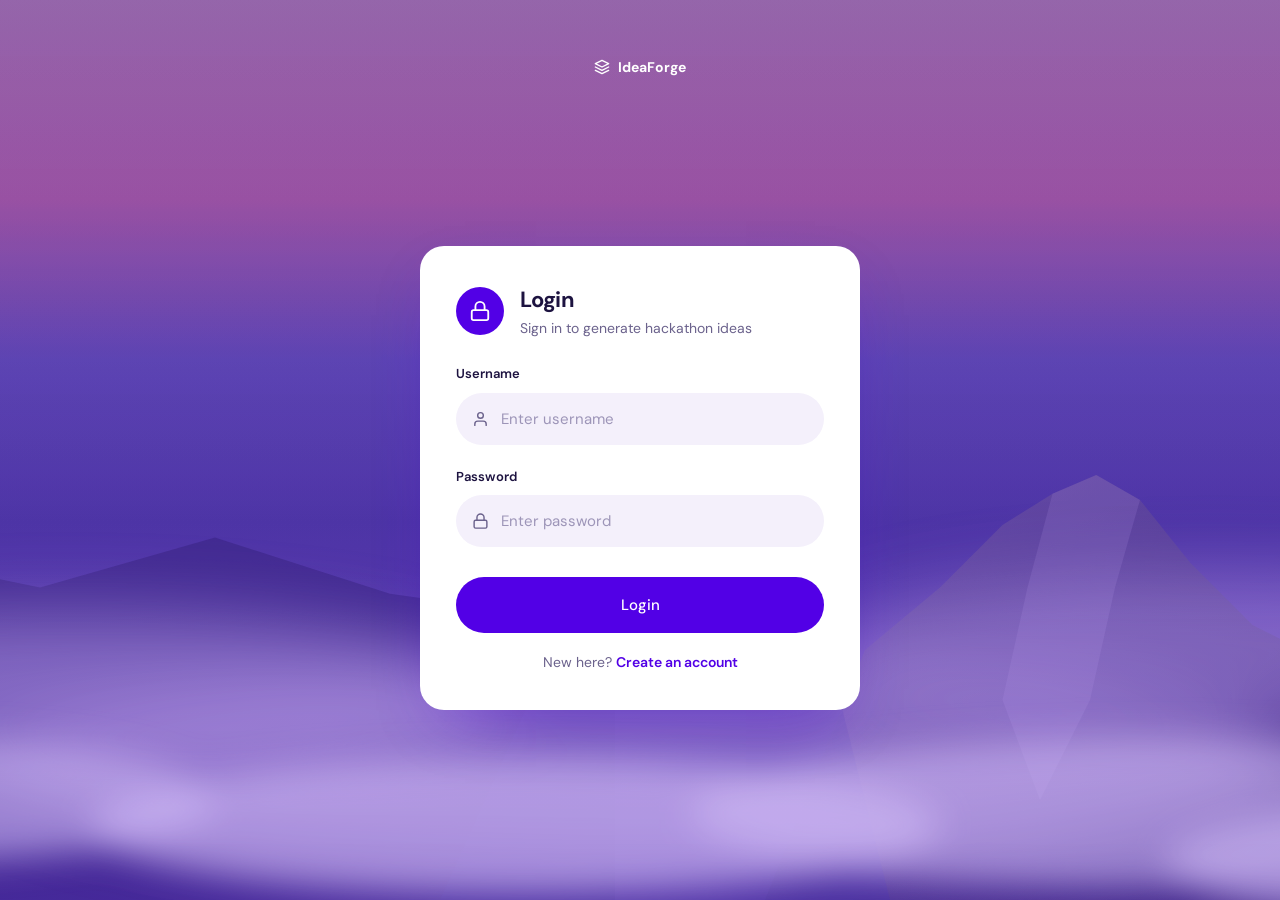
<file: sree-lekshmi-h/frontend/index.html>
<!DOCTYPE html>
<html lang="en">
<head>
  <meta charset="UTF-8">
  <meta name="viewport" content="width=device-width, initial-scale=1.0">
  <title>AI Hackathon Idea Generator</title>
  <link rel="preconnect" href="https://fonts.googleapis.com">
  <link rel="preconnect" href="https://fonts.gstatic.com" crossorigin>
  <link href="https://fonts.googleapis.com/css2?family=DM+Sans:wght@400;500;700&display=swap" rel="stylesheet">
  <link rel="stylesheet" href="style.css">
</head>
<body>
  <!-- Hero with floating navigation -->
  <header class="hero">
    <svg class="hero-scene" viewBox="0 0 1440 720" preserveAspectRatio="xMidYMax slice" aria-hidden="true">
      <defs>
        <filter id="blur-lg" x="-20%" y="-50%" width="140%" height="200%"><feGaussianBlur stdDeviation="28"/></filter>
        <filter id="blur-md" x="-20%" y="-50%" width="140%" height="200%"><feGaussianBlur stdDeviation="14"/></filter>
        <linearGradient id="rock" x1="0" y1="0" x2="1" y2="1">
          <stop offset="0" stop-color="#6d5aa6"/><stop offset="1" stop-color="#2f2368"/>
        </linearGradient>
      </defs>
      <!-- far hills -->
      <path d="M0 470 L120 445 L240 470 L380 430 L520 475 L700 500 L700 720 L0 720Z" fill="#3a2c80" opacity=".8"/>
      <!-- main peak -->
      <path d="M820 720 L900 520 L960 470 L1010 420 L1050 395 L1085 380 L1120 400 L1160 450 L1210 500 L1290 540 L1360 580 L1440 600 L1440 720Z" fill="url(#rock)"/>
      <path d="M1050 395 L1085 380 L1120 400 L1100 470 L1080 560 L1040 640 L1010 560 L1030 470Z" fill="#8c78bd" opacity=".35"/>
      <!-- second peak -->
      <path d="M560 720 L650 520 L720 470 L770 430 L830 480 L880 560 L920 720Z" fill="#43358f" opacity=".85"/>
      <!-- clouds -->
      <g filter="url(#blur-lg)" fill="#c9b6ea">
        <ellipse cx="260" cy="560" rx="360" ry="70" opacity=".55"/>
        <ellipse cx="1180" cy="520" rx="320" ry="60" opacity=".45"/>
        <ellipse cx="720" cy="610" rx="520" ry="80" opacity=".5"/>
      </g>
      <g filter="url(#blur-md)" fill="#e6dcf7">
        <ellipse cx="120" cy="640" rx="260" ry="50" opacity=".6"/>
        <ellipse cx="620" cy="660" rx="340" ry="55" opacity=".65"/>
        <ellipse cx="1120" cy="650" rx="360" ry="60" opacity=".6"/>
        <ellipse cx="1400" cy="690" rx="260" ry="50" opacity=".6"/>
      </g>
    </svg>

    <nav class="navbar">
      <div class="nav-inner">
        <div class="nav-brand">
          <svg class="nav-logo" viewBox="0 0 24 24" fill="none" stroke="currentColor" stroke-width="2" stroke-linecap="round" stroke-linejoin="round">
            <path d="M12 2L2 7l10 5 10-5-10-5z"/>
            <path d="M2 17l10 5 10-5"/>
            <path d="M2 12l10 5 10-5"/>
          </svg>
          <span>IdeaForge</span>
        </div>
        <div class="nav-links">
          <a href="#generator" class="nav-link active">Generator</a>
          <a href="#results" class="nav-link">Results</a>
          <button type="button" id="logoutBtn" class="nav-link logout-btn">Logout</button>
        </div>
      </div>
    </nav>

    <div class="hero-content">
      <div class="hero-badge">AI-Powered</div>
      <h1>Hackathon Idea Generator</h1>
      <p class="hero-subtitle">Turn your skills, constraints, and theme into polished, ready-to-build project ideas in seconds.</p>
      <a href="#generator" class="hero-cta">Generate Ideas</a>
    </div>
  </header>

  <main class="container">

    <!-- Form Card -->
    <section id="generator" class="form-section fade-in">
      <div class="card form-card">
        <div class="card-header">
          <div class="card-icon">
            <svg viewBox="0 0 24 24" fill="none" stroke="currentColor" stroke-width="2" stroke-linecap="round" stroke-linejoin="round">
              <path d="M14.7 6.3a1 1 0 0 0 0 1.4l1.6 1.6a1 1 0 0 0 1.4 0l3.77-3.77a6 6 0 0 1-7.94 7.94l-6.91 6.91a2.12 2.12 0 0 1-3-3l6.91-6.91a6 6 0 0 1 7.94-7.94l-3.76 3.76z"/>
            </svg>
          </div>
          <div>
            <h2>Project Parameters</h2>
            <p class="card-desc">Tell us about your team and constraints</p>
          </div>
        </div>

        <form id="ideaForm" novalidate onsubmit="return false;">
          <div class="form-grid">
            <!-- Theme -->
            <div class="form-group full-width">
              <label for="theme">Hackathon Theme</label>
              <div class="input-wrapper">
                <svg class="input-icon" viewBox="0 0 24 24" fill="none" stroke="currentColor" stroke-width="2" stroke-linecap="round" stroke-linejoin="round">
                  <circle cx="12" cy="12" r="10"/>
                  <path d="M12 16v-4M12 8h.01"/>
                </svg>
                <input type="text" id="theme" placeholder="e.g. Climate Tech, FinTech, Health AI" required>
              </div>
              <span class="error-msg" id="theme-error"></span>
            </div>

            <!-- Skills -->
            <div class="form-group full-width">
              <label for="skills">Skills <span class="hint">(comma separated)</span></label>
              <div class="input-wrapper">
                <svg class="input-icon" viewBox="0 0 24 24" fill="none" stroke="currentColor" stroke-width="2" stroke-linecap="round" stroke-linejoin="round">
                  <polyline points="16 18 22 12 16 6"/>
                  <polyline points="8 6 2 12 8 18"/>
                </svg>
                <input type="text" id="skills" placeholder="e.g. Python, React, ML, FastAPI" required>
              </div>
              <span class="error-msg" id="skills-error"></span>
            </div>

            <!-- Team Size -->
            <div class="form-group">
              <label for="teamSize">Team Size</label>
              <div class="input-wrapper">
                <svg class="input-icon" viewBox="0 0 24 24" fill="none" stroke="currentColor" stroke-width="2" stroke-linecap="round" stroke-linejoin="round">
                  <path d="M17 21v-2a4 4 0 0 0-4-4H5a4 4 0 0 0-4 4v2"/>
                  <circle cx="9" cy="7" r="4"/>
                  <path d="M23 21v-2a4 4 0 0 0-3-3.87M16 3.13a4 4 0 0 1 0 7.75"/>
                </svg>
                <input type="number" id="teamSize" min="1" max="20" placeholder="e.g. 4" required>
              </div>
              <span class="error-msg" id="teamSize-error"></span>
            </div>

            <!-- Hours -->
            <div class="form-group">
              <label for="hours">Hours Available</label>
              <div class="input-wrapper">
                <svg class="input-icon" viewBox="0 0 24 24" fill="none" stroke="currentColor" stroke-width="2" stroke-linecap="round" stroke-linejoin="round">
                  <circle cx="12" cy="12" r="10"/>
                  <polyline points="12 6 12 12 16 14"/>
                </svg>
                <input type="number" id="hours" min="1" max="168" placeholder="e.g. 24" required>
              </div>
              <span class="error-msg" id="hours-error"></span>
            </div>

            <!-- Experience -->
            <div class="form-group">
              <label for="experience">Experience Level</label>
              <div class="input-wrapper select-wrapper">
                <svg class="input-icon" viewBox="0 0 24 24" fill="none" stroke="currentColor" stroke-width="2" stroke-linecap="round" stroke-linejoin="round">
                  <path d="M22 10v6M2 10l10-5 10 5-10 5z"/>
                  <path d="M6 12v5c3 3 9 3 12 0v-5"/>
                </svg>
                <select id="experience">
                  <option value="Beginner">Beginner</option>
                  <option value="Intermediate" selected>Intermediate</option>
                  <option value="Advanced">Advanced</option>
                </select>
                <svg class="select-chevron" viewBox="0 0 24 24" fill="none" stroke="currentColor" stroke-width="2" stroke-linecap="round" stroke-linejoin="round">
                  <polyline points="6 9 12 15 18 9"/>
                </svg>
              </div>
            </div>

            <!-- Extra Requirements -->
            <div class="form-group">
              <label for="extra">Additional Requirements <span class="hint">(optional)</span></label>
              <div class="input-wrapper">
                <svg class="input-icon" viewBox="0 0 24 24" fill="none" stroke="currentColor" stroke-width="2" stroke-linecap="round" stroke-linejoin="round">
                  <path d="M14 2H6a2 2 0 0 0-2 2v16a2 2 0 0 0 2 2h12a2 2 0 0 0 2-2V8z"/>
                  <polyline points="14 2 14 8 20 8"/>
                  <line x1="16" y1="13" x2="8" y2="13"/>
                  <line x1="16" y1="17" x2="8" y2="17"/>
                  <polyline points="10 9 9 9 8 9"/>
                </svg>
                <input type="text" id="extra" placeholder="e.g. Must use open data, no cloud costs">
              </div>
            </div>
          </div>

          <button type="submit" id="submitBtn" class="btn-primary">
            <span class="btn-text">Generate Ideas</span>
            <span class="btn-spinner" hidden>
              <svg class="spinner" viewBox="0 0 24 24" fill="none">
                <circle cx="12" cy="12" r="10" stroke="currentColor" stroke-width="3" stroke-dasharray="31.4 31.4" stroke-linecap="round"/>
              </svg>
            </span>
          </button>
        </form>
      </div>
    </section>

    <!-- Results Section -->
    <section id="results" class="results-section fade-in">
      <div class="section-header">
        <h2>Generated Ideas</h2>
        <p class="section-desc">Your AI-crafted project concepts will appear here</p>
      </div>
      <div class="results-container">
        <div class="empty-state">
          <svg viewBox="0 0 24 24" fill="none" stroke="currentColor" stroke-width="1.5" stroke-linecap="round" stroke-linejoin="round">
            <path d="M9.663 17h4.673M12 3v1m6.364 1.636l-.707.707M21 12h-1M4 12H3m3.343-5.657l-.707-.707m2.828 9.9a5 5 0 117.072 0l-.548.547A3.374 3.374 0 0014 18.469V19a2 2 0 11-4 0v-.531c0-.895-.356-1.754-.988-2.386l-.548-.547z"/>
          </svg>
          <p>Fill in the form and hit Generate to get started</p>
        </div>
      </div>
    </section>
  </main>

  <footer class="footer">
    <p>Built for modern hackathons · Powered by AI</p>
  </footer>
  <script>
    window.addEventListener('error', function (e) {
      var box = document.querySelector('.results-container');
      if (box) box.innerHTML = '<div class="error-banner">Script error: ' + e.message + ' (line ' + e.lineno + ')</div>';
    });
  </script>
  <script>
// Local testing (file:// or localhost) → local backend, otherwise Render
const IS_LOCAL = ['', 'localhost', '127.0.0.1'].includes(window.location.hostname);
const API_URL = IS_LOCAL
  ? 'http://127.0.0.1:8000'
  : 'https://ideaforge-3ij8.onrender.com';
const TOKEN_KEY = 'access_token';

function getToken() {
  try { return localStorage.getItem(TOKEN_KEY); } catch { return null; }
}
function clearToken() {
  try { localStorage.removeItem(TOKEN_KEY); } catch { /* storage blocked */ }
}

// Not logged in → login page
if (!getToken()) {
  window.location.replace('login.html');
}

document.getElementById('logoutBtn')?.addEventListener('click', function () {
  clearToken();
  window.location.href = 'login.html';
});

/* ---------- Generate ---------- */
document.getElementById('ideaForm').addEventListener('submit', async function (e) {

  e.preventDefault();

  // Note: there are two elements with id="results" in the HTML (section + div).
  // We target the inner container specifically.
  const resultsDiv = document.querySelector('.results-container');
  const button = document.getElementById('submitBtn');
  const btnText = button.querySelector('.btn-text');
  const btnSpinner = button.querySelector('.btn-spinner');

  // Clear previous errors
  clearErrors();

  // 1. Read form values
  const theme = document.getElementById('theme').value.trim();
  const skillsRaw = document.getElementById('skills').value.trim();
  const teamSize = document.getElementById('teamSize').value.trim();
  const experience = document.getElementById('experience').value;
  const hours = document.getElementById('hours').value.trim();
  const requirements = document.getElementById('extra').value.trim();

  // 2. Convert skills string into a list
  const skills = skillsRaw
    .split(',')
    .map(skill => skill.trim())
    .filter(skill => skill.length > 0);

  // 3. Build the JSON payload
  const payload = {
    theme: theme,
    skills: skills,
    team_size: Number(teamSize) || 0,
    experience: experience,
    hours: Number(hours) || 0,
    requirements: requirements || null
  };

  // 4. Validate required fields with visual feedback
  let hasError = false;

  if (!theme) {
    showError('theme', 'Please enter a hackathon theme.');
    hasError = true;
  }
  if (skills.length === 0) {
    showError('skills', 'Please list at least one skill.');
    hasError = true;
  }
  if (!teamSize || Number(teamSize) < 1) {
    showError('teamSize', 'Enter a valid team size.');
    hasError = true;
  }
  if (!hours || Number(hours) < 1) {
    showError('hours', 'Enter available hours.');
    hasError = true;
  }

  if (hasError) {
    return;
  }

  const token = getToken();
  if (!token) {
    window.location.replace('login.html');
    return;
  }

  // Loading state
  resultsDiv.innerHTML = `
    <div class="loading-state">
      <svg class="spinner" viewBox="0 0 24 24" fill="none">
        <circle cx="12" cy="12" r="10" stroke="currentColor" stroke-width="3" stroke-dasharray="31.4 31.4" stroke-linecap="round"/>
      </svg>
      <p>Generating ideas…</p>
    </div>
  `;

  button.disabled = true;
  btnText.textContent = 'Generating…';
  btnSpinner.hidden = false;

  try {
    // 5. Send to FastAPI backend with the JWT
    const response = await fetch(`${API_URL}/generate`, {
      method: 'POST',
      headers: {
        'Content-Type': 'application/json',
        'Authorization': `Bearer ${token}`
      },
      body: JSON.stringify(payload)
    });

    // Token missing/expired/invalid → back to login
    if (response.status === 401) {
      clearToken();
      window.location.replace('login.html?expired=1');
      return;
    }

    if (!response.ok) {
      const error = await response.json().catch(() => ({}));
      throw new Error(error.detail || 'Something went wrong.');
    }

    // 6. Read the response
    const data = await response.json();

    // 7. Display results
    // Expecting: { "ideas": "....." }
    resultsDiv.innerHTML = `<pre class="results-pre">${escapeHtml(data.ideas)}</pre>`;

    // Smooth scroll to results
    document.getElementById('results').scrollIntoView({ behavior: 'smooth', block: 'start' });

  } catch (err) {
    resultsDiv.innerHTML = `<div class="error-banner">${escapeHtml(err.message)}</div>`;
    console.error(err);
  } finally {
    button.disabled = false;
    btnText.textContent = 'Generate Ideas';
    btnSpinner.hidden = true;
  }
});

/* Helpers */
function showError(fieldId, message) {
  const input = document.getElementById(fieldId);
  const errorEl = document.getElementById(fieldId + '-error');
  if (input) input.classList.add('invalid');
  if (errorEl) {
    errorEl.textContent = message;
    errorEl.classList.add('visible');
  }
}

function clearErrors() {
  document.querySelectorAll('.invalid').forEach(el => el.classList.remove('invalid'));
  document.querySelectorAll('.error-msg').forEach(el => {
    el.textContent = '';
    el.classList.remove('visible');
  });
}

function escapeHtml(text) {
  const div = document.createElement('div');
  div.textContent = text;
  return div.innerHTML;
}

/* Active nav link on scroll */
const navLinks = document.querySelectorAll('.nav-link[href^="#"]');
const sections = document.querySelectorAll('section[id]');

window.addEventListener('scroll', () => {
  let current = '';
  sections.forEach(section => {
    if (section.hidden) return;
    const top = section.offsetTop - 80;
    if (window.scrollY >= top) {
      current = section.getAttribute('id');
    }
  });
  navLinks.forEach(link => {
    link.classList.toggle('active', link.getAttribute('href') === '#' + current);
  });
});


  </script>
</body>
</html>
</file>
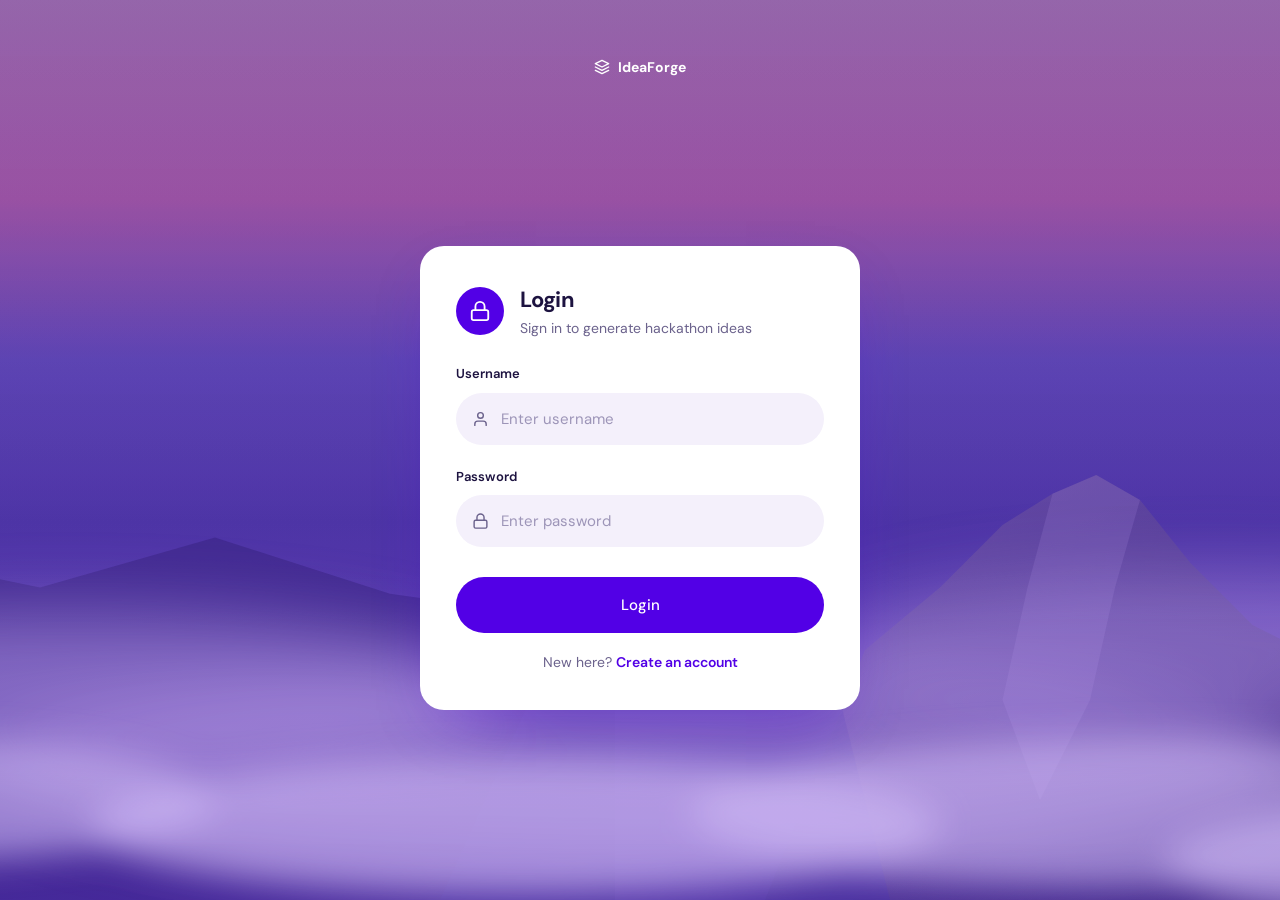
<file: sree-lekshmi-h/frontend/login.html>
<!DOCTYPE html>
<html lang="en">
<head>
  <meta charset="UTF-8">
  <meta name="viewport" content="width=device-width, initial-scale=1.0">
  <title>Login · IdeaForge</title>
  <link rel="preconnect" href="https://fonts.googleapis.com">
  <link rel="preconnect" href="https://fonts.gstatic.com" crossorigin>
  <link href="https://fonts.googleapis.com/css2?family=DM+Sans:wght@400;500;700&display=swap" rel="stylesheet">
  <link rel="stylesheet" href="style.css">
</head>
<body class="auth-page" data-mode="login">
  <header class="hero auth-hero">
    <svg class="hero-scene" viewBox="0 0 1440 720" preserveAspectRatio="xMidYMax slice" aria-hidden="true">
      <defs>
        <filter id="blur-lg" x="-20%" y="-50%" width="140%" height="200%"><feGaussianBlur stdDeviation="28"/></filter>
        <filter id="blur-md" x="-20%" y="-50%" width="140%" height="200%"><feGaussianBlur stdDeviation="14"/></filter>
        <linearGradient id="rock" x1="0" y1="0" x2="1" y2="1">
          <stop offset="0" stop-color="#6d5aa6"/><stop offset="1" stop-color="#2f2368"/>
        </linearGradient>
      </defs>
      <!-- far hills -->
      <path d="M0 470 L120 445 L240 470 L380 430 L520 475 L700 500 L700 720 L0 720Z" fill="#3a2c80" opacity=".8"/>
      <!-- main peak -->
      <path d="M820 720 L900 520 L960 470 L1010 420 L1050 395 L1085 380 L1120 400 L1160 450 L1210 500 L1290 540 L1360 580 L1440 600 L1440 720Z" fill="url(#rock)"/>
      <path d="M1050 395 L1085 380 L1120 400 L1100 470 L1080 560 L1040 640 L1010 560 L1030 470Z" fill="#8c78bd" opacity=".35"/>
      <!-- second peak -->
      <path d="M560 720 L650 520 L720 470 L770 430 L830 480 L880 560 L920 720Z" fill="#43358f" opacity=".85"/>
      <!-- clouds -->
      <g filter="url(#blur-lg)" fill="#c9b6ea">
        <ellipse cx="260" cy="560" rx="360" ry="70" opacity=".55"/>
        <ellipse cx="1180" cy="520" rx="320" ry="60" opacity=".45"/>
        <ellipse cx="720" cy="610" rx="520" ry="80" opacity=".5"/>
      </g>
      <g filter="url(#blur-md)" fill="#e6dcf7">
        <ellipse cx="120" cy="640" rx="260" ry="50" opacity=".6"/>
        <ellipse cx="620" cy="660" rx="340" ry="55" opacity=".65"/>
        <ellipse cx="1120" cy="650" rx="360" ry="60" opacity=".6"/>
        <ellipse cx="1400" cy="690" rx="260" ry="50" opacity=".6"/>
      </g>
    </svg>

    <nav class="navbar">
      <div class="nav-inner">
        <div class="nav-brand">
          <svg class="nav-logo" viewBox="0 0 24 24" fill="none" stroke="currentColor" stroke-width="2" stroke-linecap="round" stroke-linejoin="round">
            <path d="M12 2L2 7l10 5 10-5-10-5z"/>
            <path d="M2 17l10 5 10-5"/>
            <path d="M2 12l10 5 10-5"/>
          </svg>
          <span>IdeaForge</span>
        </div>
      </div>
    </nav>

    <div class="card auth-card">
      <div class="card-header">
        <div class="card-icon">
          <svg viewBox="0 0 24 24" fill="none" stroke="currentColor" stroke-width="2" stroke-linecap="round" stroke-linejoin="round">
            <rect x="3" y="11" width="18" height="11" rx="2"/>
            <path d="M7 11V7a5 5 0 0 1 10 0v4"/>
          </svg>
        </div>
        <div>
          <h2>Login</h2>
          <p class="card-desc">Sign in to generate hackathon ideas</p>
        </div>
      </div>

      <form id="authForm" novalidate>
        <div class="form-grid">
          <div class="form-group full-width">
            <label for="username">Username</label>
            <div class="input-wrapper">
              <svg class="input-icon" viewBox="0 0 24 24" fill="none" stroke="currentColor" stroke-width="2" stroke-linecap="round" stroke-linejoin="round">
                <path d="M20 21v-2a4 4 0 0 0-4-4H8a4 4 0 0 0-4 4v2"/>
                <circle cx="12" cy="7" r="4"/>
              </svg>
              <input type="text" id="username" placeholder="Enter username" autocomplete="username" required>
            </div>
          </div>

          <div class="form-group full-width">
            <label for="password">Password</label>
            <div class="input-wrapper">
              <svg class="input-icon" viewBox="0 0 24 24" fill="none" stroke="currentColor" stroke-width="2" stroke-linecap="round" stroke-linejoin="round">
                <rect x="3" y="11" width="18" height="11" rx="2"/>
                <path d="M7 11V7a5 5 0 0 1 10 0v4"/>
              </svg>
              <input type="password" id="password" placeholder="Enter password" autocomplete="current-password" required>
            </div>
          </div>
        </div>

        <p class="error-msg" id="authError" role="alert"></p>

        <button type="submit" id="authBtn" class="btn-primary">
          <span class="btn-text">Login</span>
          <span class="btn-spinner" hidden>
            <svg class="spinner" viewBox="0 0 24 24" fill="none">
              <circle cx="12" cy="12" r="10" stroke="currentColor" stroke-width="3" stroke-dasharray="31.4 31.4" stroke-linecap="round"/>
            </svg>
          </span>
        </button>

        <p class="auth-switch">New here? <a href="signup.html" class="link-btn">Create an account</a></p>
      </form>
    </div>
  </header>

  <script>
// Local testing (file:// or localhost) → local backend, otherwise Render
const IS_LOCAL = ['', 'localhost', '127.0.0.1'].includes(window.location.hostname);
const API_URL = IS_LOCAL
  ? 'http://127.0.0.1:8000'
  : 'https://ideaforge-3ij8.onrender.com';
const TOKEN_KEY = 'access_token';

function getToken() {
  try { return localStorage.getItem(TOKEN_KEY); } catch { return null; }
}
function setToken(token) {
  try { localStorage.setItem(TOKEN_KEY, token); } catch { /* storage blocked */ }
}

// Already logged in → go straight to the app
if (getToken()) {
  window.location.replace('index.html');
}

const mode = document.body.dataset.mode; // 'login' | 'register'
const form = document.getElementById('authForm');
const errorEl = document.getElementById('authError');
const button = document.getElementById('authBtn');
const btnText = button.querySelector('.btn-text');
const btnSpinner = button.querySelector('.btn-spinner');
const idleLabel = btnText.textContent;

// Message from the app after an expired session
if (new URLSearchParams(window.location.search).get('expired')) {
  errorEl.textContent = 'Your session expired. Please log in again.';
}

// FastAPI sends a list for validation errors (422), a string otherwise
function errorText(detail, fallback) {
  if (typeof detail === 'string') return detail;
  if (Array.isArray(detail)) return 'Username needs 3+ characters and password 8+ characters.';
  return fallback;
}

form.addEventListener('submit', async function (e) {
  e.preventDefault();
  errorEl.textContent = '';

  const username = document.getElementById('username').value.trim();
  const password = document.getElementById('password').value;

  if (!username || !password) {
    errorEl.textContent = 'Please enter your username and password.';
    return;
  }
  if (mode === 'register' && (username.length < 3 || password.length < 8)) {
    errorEl.textContent = 'Username needs 3+ characters and password 8+ characters.';
    return;
  }

  button.disabled = true;
  btnText.textContent = mode === 'register' ? 'Creating account…' : 'Logging in…';
  btnSpinner.hidden = false;

  try {
    const response = await fetch(`${API_URL}/${mode}`, {
      method: 'POST',
      headers: { 'Content-Type': 'application/json' },
      body: JSON.stringify({ username, password })
    });

    const data = await response.json().catch(() => ({}));

    if (!response.ok) {
      throw new Error(errorText(data.detail, 'Request failed.'));
    }

    setToken(data.access_token);
    window.location.href = 'index.html';
  } catch (err) {
    // "Failed to fetch" = server asleep/unreachable
    errorEl.textContent = err.message === 'Failed to fetch'
      ? 'Cannot reach the server. It may be waking up — try again in a minute.'
      : err.message;
    button.disabled = false;
    btnText.textContent = idleLabel;
    btnSpinner.hidden = true;
  }
});

  </script>
</body>
</html>
</file>
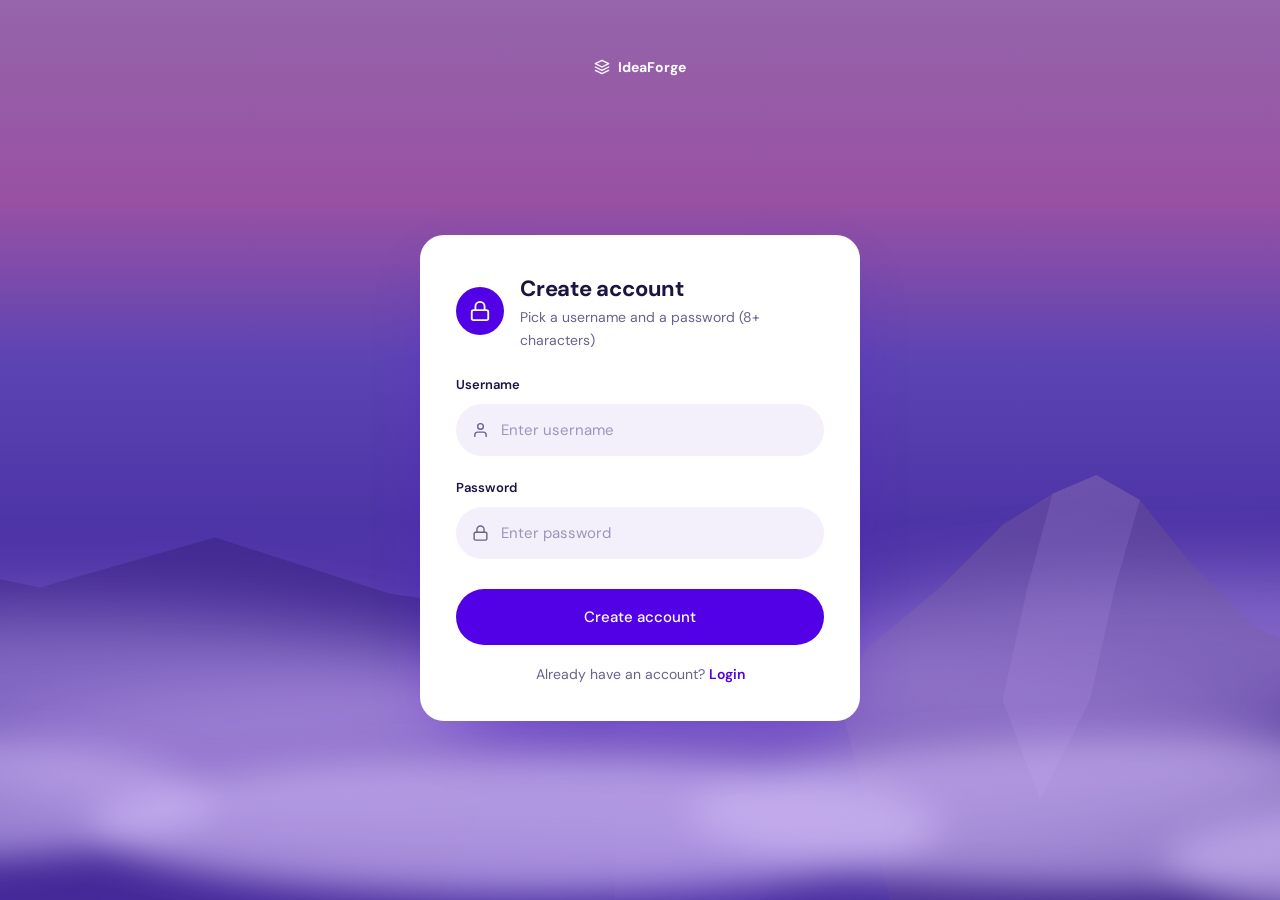
<file: sree-lekshmi-h/frontend/signup.html>
<!DOCTYPE html>
<html lang="en">
<head>
  <meta charset="UTF-8">
  <meta name="viewport" content="width=device-width, initial-scale=1.0">
  <title>Create account · IdeaForge</title>
  <link rel="preconnect" href="https://fonts.googleapis.com">
  <link rel="preconnect" href="https://fonts.gstatic.com" crossorigin>
  <link href="https://fonts.googleapis.com/css2?family=DM+Sans:wght@400;500;700&display=swap" rel="stylesheet">
  <link rel="stylesheet" href="style.css">
</head>
<body class="auth-page" data-mode="register">
  <header class="hero auth-hero">
    <svg class="hero-scene" viewBox="0 0 1440 720" preserveAspectRatio="xMidYMax slice" aria-hidden="true">
      <defs>
        <filter id="blur-lg" x="-20%" y="-50%" width="140%" height="200%"><feGaussianBlur stdDeviation="28"/></filter>
        <filter id="blur-md" x="-20%" y="-50%" width="140%" height="200%"><feGaussianBlur stdDeviation="14"/></filter>
        <linearGradient id="rock" x1="0" y1="0" x2="1" y2="1">
          <stop offset="0" stop-color="#6d5aa6"/><stop offset="1" stop-color="#2f2368"/>
        </linearGradient>
      </defs>
      <!-- far hills -->
      <path d="M0 470 L120 445 L240 470 L380 430 L520 475 L700 500 L700 720 L0 720Z" fill="#3a2c80" opacity=".8"/>
      <!-- main peak -->
      <path d="M820 720 L900 520 L960 470 L1010 420 L1050 395 L1085 380 L1120 400 L1160 450 L1210 500 L1290 540 L1360 580 L1440 600 L1440 720Z" fill="url(#rock)"/>
      <path d="M1050 395 L1085 380 L1120 400 L1100 470 L1080 560 L1040 640 L1010 560 L1030 470Z" fill="#8c78bd" opacity=".35"/>
      <!-- second peak -->
      <path d="M560 720 L650 520 L720 470 L770 430 L830 480 L880 560 L920 720Z" fill="#43358f" opacity=".85"/>
      <!-- clouds -->
      <g filter="url(#blur-lg)" fill="#c9b6ea">
        <ellipse cx="260" cy="560" rx="360" ry="70" opacity=".55"/>
        <ellipse cx="1180" cy="520" rx="320" ry="60" opacity=".45"/>
        <ellipse cx="720" cy="610" rx="520" ry="80" opacity=".5"/>
      </g>
      <g filter="url(#blur-md)" fill="#e6dcf7">
        <ellipse cx="120" cy="640" rx="260" ry="50" opacity=".6"/>
        <ellipse cx="620" cy="660" rx="340" ry="55" opacity=".65"/>
        <ellipse cx="1120" cy="650" rx="360" ry="60" opacity=".6"/>
        <ellipse cx="1400" cy="690" rx="260" ry="50" opacity=".6"/>
      </g>
    </svg>

    <nav class="navbar">
      <div class="nav-inner">
        <div class="nav-brand">
          <svg class="nav-logo" viewBox="0 0 24 24" fill="none" stroke="currentColor" stroke-width="2" stroke-linecap="round" stroke-linejoin="round">
            <path d="M12 2L2 7l10 5 10-5-10-5z"/>
            <path d="M2 17l10 5 10-5"/>
            <path d="M2 12l10 5 10-5"/>
          </svg>
          <span>IdeaForge</span>
        </div>
      </div>
    </nav>

    <div class="card auth-card">
      <div class="card-header">
        <div class="card-icon">
          <svg viewBox="0 0 24 24" fill="none" stroke="currentColor" stroke-width="2" stroke-linecap="round" stroke-linejoin="round">
            <rect x="3" y="11" width="18" height="11" rx="2"/>
            <path d="M7 11V7a5 5 0 0 1 10 0v4"/>
          </svg>
        </div>
        <div>
          <h2>Create account</h2>
          <p class="card-desc">Pick a username and a password (8+ characters)</p>
        </div>
      </div>

      <form id="authForm" novalidate>
        <div class="form-grid">
          <div class="form-group full-width">
            <label for="username">Username</label>
            <div class="input-wrapper">
              <svg class="input-icon" viewBox="0 0 24 24" fill="none" stroke="currentColor" stroke-width="2" stroke-linecap="round" stroke-linejoin="round">
                <path d="M20 21v-2a4 4 0 0 0-4-4H8a4 4 0 0 0-4 4v2"/>
                <circle cx="12" cy="7" r="4"/>
              </svg>
              <input type="text" id="username" placeholder="Enter username" autocomplete="username" required>
            </div>
          </div>

          <div class="form-group full-width">
            <label for="password">Password</label>
            <div class="input-wrapper">
              <svg class="input-icon" viewBox="0 0 24 24" fill="none" stroke="currentColor" stroke-width="2" stroke-linecap="round" stroke-linejoin="round">
                <rect x="3" y="11" width="18" height="11" rx="2"/>
                <path d="M7 11V7a5 5 0 0 1 10 0v4"/>
              </svg>
              <input type="password" id="password" placeholder="Enter password" autocomplete="new-password" required>
            </div>
          </div>
        </div>

        <p class="error-msg" id="authError" role="alert"></p>

        <button type="submit" id="authBtn" class="btn-primary">
          <span class="btn-text">Create account</span>
          <span class="btn-spinner" hidden>
            <svg class="spinner" viewBox="0 0 24 24" fill="none">
              <circle cx="12" cy="12" r="10" stroke="currentColor" stroke-width="3" stroke-dasharray="31.4 31.4" stroke-linecap="round"/>
            </svg>
          </span>
        </button>

        <p class="auth-switch">Already have an account? <a href="login.html" class="link-btn">Login</a></p>
      </form>
    </div>
  </header>

  <script>
// Local testing (file:// or localhost) → local backend, otherwise Render
const IS_LOCAL = ['', 'localhost', '127.0.0.1'].includes(window.location.hostname);
const API_URL = IS_LOCAL
  ? 'http://127.0.0.1:8000'
  : 'https://ideaforge-3ij8.onrender.com';
const TOKEN_KEY = 'access_token';

function getToken() {
  try { return localStorage.getItem(TOKEN_KEY); } catch { return null; }
}
function setToken(token) {
  try { localStorage.setItem(TOKEN_KEY, token); } catch { /* storage blocked */ }
}

// Already logged in → go straight to the app
if (getToken()) {
  window.location.replace('index.html');
}

const mode = document.body.dataset.mode; // 'login' | 'register'
const form = document.getElementById('authForm');
const errorEl = document.getElementById('authError');
const button = document.getElementById('authBtn');
const btnText = button.querySelector('.btn-text');
const btnSpinner = button.querySelector('.btn-spinner');
const idleLabel = btnText.textContent;

// Message from the app after an expired session
if (new URLSearchParams(window.location.search).get('expired')) {
  errorEl.textContent = 'Your session expired. Please log in again.';
}

// FastAPI sends a list for validation errors (422), a string otherwise
function errorText(detail, fallback) {
  if (typeof detail === 'string') return detail;
  if (Array.isArray(detail)) return 'Username needs 3+ characters and password 8+ characters.';
  return fallback;
}

form.addEventListener('submit', async function (e) {
  e.preventDefault();
  errorEl.textContent = '';

  const username = document.getElementById('username').value.trim();
  const password = document.getElementById('password').value;

  if (!username || !password) {
    errorEl.textContent = 'Please enter your username and password.';
    return;
  }
  if (mode === 'register' && (username.length < 3 || password.length < 8)) {
    errorEl.textContent = 'Username needs 3+ characters and password 8+ characters.';
    return;
  }

  button.disabled = true;
  btnText.textContent = mode === 'register' ? 'Creating account…' : 'Logging in…';
  btnSpinner.hidden = false;

  try {
    const response = await fetch(`${API_URL}/${mode}`, {
      method: 'POST',
      headers: { 'Content-Type': 'application/json' },
      body: JSON.stringify({ username, password })
    });

    const data = await response.json().catch(() => ({}));

    if (!response.ok) {
      throw new Error(errorText(data.detail, 'Request failed.'));
    }

    setToken(data.access_token);
    window.location.href = 'index.html';
  } catch (err) {
    // "Failed to fetch" = server asleep/unreachable
    errorEl.textContent = err.message === 'Failed to fetch'
      ? 'Cannot reach the server. It may be waking up — try again in a minute.'
      : err.message;
    button.disabled = false;
    btnText.textContent = idleLabel;
    btnSpinner.hidden = true;
  }
});

  </script>
</body>
</html>
</file>
<file: sree-lekshmi-h/frontend/style.css>
:root {
  --ink: #1d1340;
  --muted: #6b628c;
  --violet: #5200e6;
  --violet-dark: #3f00b8;
  --lav: #f4f0fb;
  --line: #e2daf3;
  --white: #fff;
  --err: #d6336c;
  --font: "DM Sans", system-ui, -apple-system, "Segoe UI", sans-serif;
}
*, *::before, *::after { box-sizing: border-box; margin: 0; padding: 0; }
html { scroll-behavior: smooth; }
[hidden] { display: none !important; }
body { font-family: var(--font); color: var(--ink); background: var(--lav); line-height: 1.6; -webkit-font-smoothing: antialiased; }
a { color: inherit; text-decoration: none; }
:focus-visible { outline: 3px solid #fff; outline-offset: 3px; }
.container :focus-visible { outline-color: var(--violet); }

/* ---------- Navigation (floats over hero) ---------- */
.navbar { position: absolute; top: 0; left: 0; right: 0; z-index: 10; padding: 56px 24px 0; }
.nav-inner { display: flex; align-items: center; justify-content: center; gap: 28px; flex-wrap: wrap; }
.nav-brand { display: flex; align-items: center; gap: 8px; font-weight: 700; font-size: 14px; color: #fff; }
.nav-logo { width: 16px; height: 16px; }
.nav-links { display: flex; gap: 26px; }
.nav-link { font-size: 13px; font-weight: 500; color: #fff; transition: opacity .2s; }
.nav-link:hover { opacity: .75; }
.nav-link.active { opacity: .55; }

/* ---------- Hero ---------- */
.hero {
  position: relative; overflow: hidden; min-height: 640px; display: flex; align-items: center; justify-content: center;
  text-align: center; color: #fff; padding: 160px 24px 120px;
  background: linear-gradient(180deg, #9a6bab 0%, #a1579f 22%, #5b4ab0 40%, #4a3a9e 58%, #6a4cae 100%);
}
.hero-scene { position: absolute; inset: 0; width: 100%; height: 100%; }
.hero::after { content: ""; position: absolute; inset: 0; background: linear-gradient(180deg, rgba(120,70,170,.15), rgba(82,0,230,.18)); pointer-events: none; }
.hero-content { position: relative; z-index: 2; max-width: 680px; }
.hero-badge { display: inline-flex; align-items: center; gap: 6px; font-size: 15px; font-weight: 600; margin-bottom: 18px; }
.hero-badge svg { width: 14px; height: 14px; }
.hero h1 { font-size: clamp(40px, 7vw, 64px); font-weight: 700; line-height: 1.1; letter-spacing: -.02em; margin-bottom: 26px; }
.hero-subtitle { font-size: 16px; line-height: 1.6; max-width: 440px; margin: 0 auto 40px; }
.hero-cta { display: inline-block; background: var(--violet); color: #fff; font-size: 13px; font-weight: 500; padding: 14px 24px; border-radius: 999px; transition: background .2s, transform .2s; }
.hero-cta:hover { background: var(--violet-dark); transform: translateY(-1px); }

/* ---------- Layout ---------- */
.container { max-width: 860px; margin: 0 auto; padding: 0 24px 80px; }
.form-section { margin-top: -56px; position: relative; z-index: 5; }
.card { background: var(--white); border-radius: 24px; padding: 40px; box-shadow: 0 24px 60px -24px rgba(82,0,230,.35); }
.card-header { display: flex; align-items: center; gap: 16px; margin-bottom: 32px; }
.card-icon { width: 48px; height: 48px; border-radius: 50%; background: var(--violet); color: #fff; display: grid; place-items: center; flex-shrink: 0; }
.card-icon svg { width: 22px; height: 22px; }
.card h2 { font-size: 22px; letter-spacing: -.01em; }
.card-desc { color: var(--muted); font-size: 14px; }

/* ---------- Form ---------- */
.form-grid { display: grid; grid-template-columns: 1fr 1fr; gap: 22px; }
.full-width { grid-column: 1 / -1; }
.form-group label { display: block; font-size: 13px; font-weight: 600; margin-bottom: 8px; }
.hint { font-weight: 400; color: var(--muted); }
.input-wrapper { position: relative; }
.input-icon { position: absolute; left: 16px; top: 50%; width: 17px; height: 17px; transform: translateY(-50%); color: var(--muted); pointer-events: none; }
.select-chevron { position: absolute; right: 16px; top: 50%; width: 16px; height: 16px; transform: translateY(-50%); color: var(--muted); pointer-events: none; }
input, select { width: 100%; font: inherit; font-size: 15px; color: var(--ink); background: var(--lav); border: 1.5px solid transparent; border-radius: 999px; padding: 13px 20px 13px 44px; transition: border-color .2s, background .2s; appearance: none; -webkit-appearance: none; }
input::placeholder { color: #9d95b8; }
input:hover, select:hover { border-color: var(--line); }
input:focus, select:focus { outline: none; border-color: var(--violet); background: #fff; }
.form-group.invalid input, input.invalid { border-color: var(--err); }
.error-msg { display: block; min-height: 0; font-size: 12px; color: var(--err); margin: 6px 0 0 20px; }
.error-msg:empty { display: none; }

.btn-primary { margin-top: 30px; width: 100%; display: inline-flex; justify-content: center; align-items: center; gap: 10px; font: inherit; font-size: 15px; font-weight: 500; color: #fff; background: var(--violet); border: 0; border-radius: 999px; padding: 16px 28px; cursor: pointer; transition: background .2s, transform .2s; }
.btn-primary:hover { background: var(--violet-dark); }
.btn-primary:disabled { opacity: .7; cursor: wait; }
.btn-spinner { display: inline-flex; }
.spinner { width: 20px; height: 20px; animation: spin .8s linear infinite; }
@keyframes spin { to { transform: rotate(360deg); } }

/* ---------- Results ---------- */
.results-section { margin: 72px auto 0; max-width: 680px; width: 100%; }
.results-container, .results-container > * { min-width: 0; max-width: 100%; overflow-wrap: anywhere; }
.results-container pre, .results-container code { white-space: pre-wrap; }
.results-container img, .results-container table { max-width: 100%; }
.section-header { text-align: center; margin-bottom: 32px; }
.section-header h2 { font-size: 32px; letter-spacing: -.02em; }
.section-desc { color: var(--muted); font-size: 15px; }
.results-container { display: grid; gap: 20px; }
.empty-state { text-align: center; color: var(--muted); padding: 56px 24px; border: 1.5px dashed var(--line); border-radius: 24px; background: rgba(255,255,255,.6); }
.empty-state svg { width: 40px; height: 40px; margin-bottom: 12px; color: var(--violet); }
.results-container > :not(.empty-state) { background: #fff; border-radius: 20px; padding: 28px; box-shadow: 0 12px 32px -20px rgba(82,0,230,.35); }
.results-container h3 { font-size: 20px; margin-bottom: 8px; }
.results-container p { color: var(--muted); font-size: 15px; }
.results-container ul { padding-left: 20px; color: var(--muted); font-size: 15px; }
.results-container :is(.tag, .badge, .chip, .pill) { display: inline-block; font-size: 12px; font-weight: 500; background: var(--lav); color: var(--violet); padding: 4px 12px; border-radius: 999px; margin: 0 6px 6px 0; }


/* ---------- Auth + dynamic states ---------- */
.logout-btn { background: none; border: 0; font-family: inherit; cursor: pointer; padding: 0; }
.nav-link[hidden], .logout-btn[hidden] { display: none; }
#loginError { margin: 16px 0 0 20px; }
.results-pre { font-family: inherit; font-size: 15px; line-height: 1.7; color: var(--ink); white-space: pre-wrap; overflow-wrap: anywhere; }
.loading-state { display: flex; flex-direction: column; align-items: center; gap: 12px; color: var(--muted); text-align: center; }
.loading-state .spinner { width: 32px; height: 32px; color: var(--violet); }
.error-banner { color: var(--err); font-weight: 500; text-align: center; }

.auth-switch { margin-top: 18px; text-align: center; font-size: 14px; color: var(--muted); }
.link-btn { background: none; border: 0; padding: 0; font: inherit; font-weight: 600; color: var(--violet); cursor: pointer; }
.link-btn:hover { text-decoration: underline; }

.footer { text-align: center; color: var(--muted); font-size: 13px; padding: 28px 24px 40px; }

@media (max-width: 720px) {
  .navbar { padding-top: 32px; }
  .hero { min-height: 600px; padding: 140px 20px 110px; }
    .form-grid { grid-template-columns: 1fr; }
  .card { padding: 28px 22px; }
}
@media (prefers-reduced-motion: reduce) {
  html { scroll-behavior: auto; }
  * { transition: none !important; }
}

/* ---------- Separate login / signup pages ---------- */
.auth-hero { min-height: 100vh; padding: 120px 24px 64px; }
.auth-card { position: relative; z-index: 2; width: 100%; max-width: 440px; color: var(--ink); text-align: left; padding: 36px; }
.auth-card .card-header { margin-bottom: 24px; }
#authError { margin: 16px 0 0 20px; }
.auth-switch a.link-btn { color: var(--violet); }
@media (max-width: 720px) { .auth-card { padding: 28px 22px; } }
</file>
